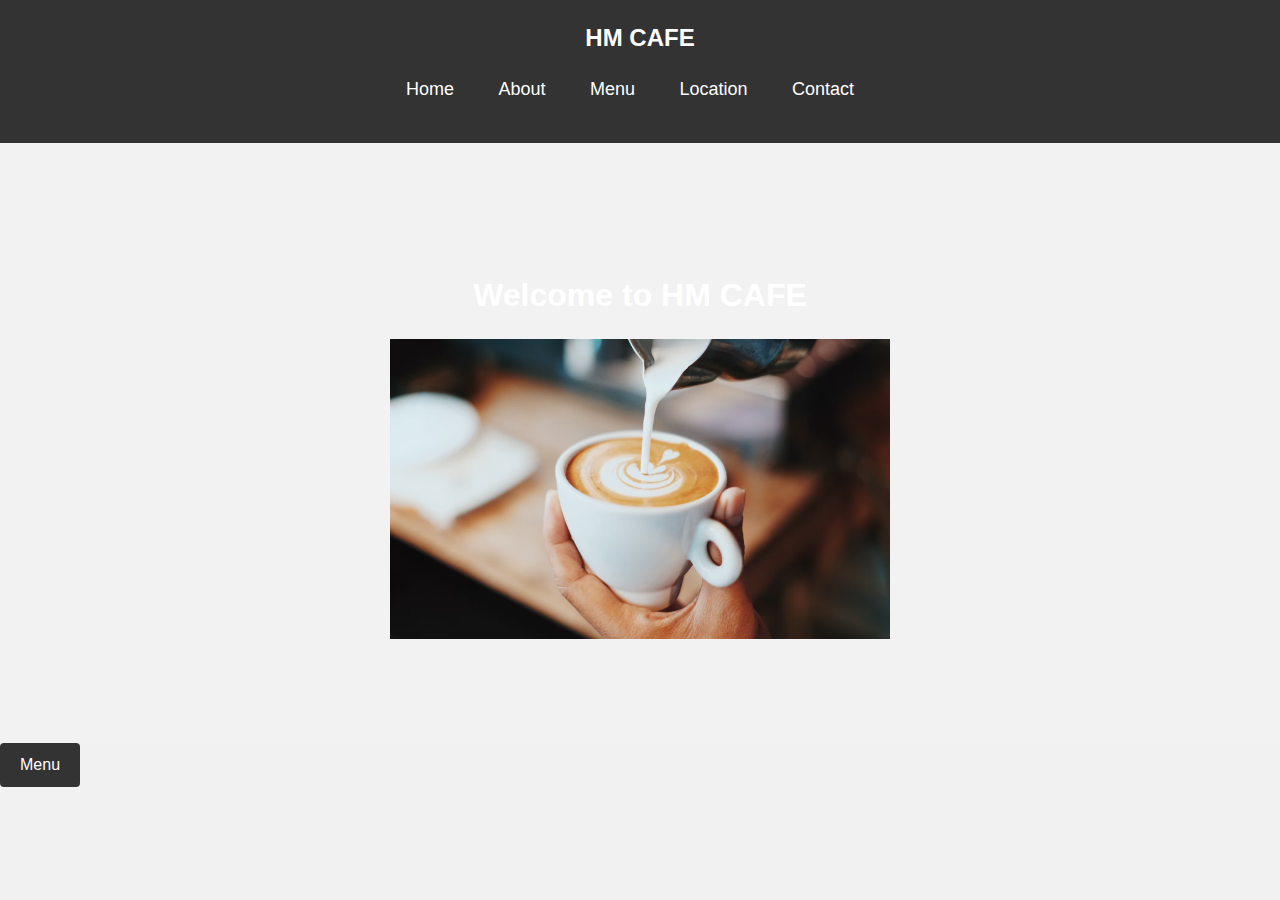
<file: index.html>
<!DOCTYPE html>
<html><head><meta http-equiv="Content-Type" content="text/html; charset=UTF-8">
  
  <title>HM CAFE</title>
  <link rel="stylesheet" href="styles.css">
</head>
<body>
  <header>
    <h1>HM CAFE</h1>
    <nav>
      <ul>
        <li><a href="index.html">Home</a></li>
        <li><a href="about.html">About</a></li>
        <li><a href="menu.html">Menu</a></li>
        <li><a href="location.html">Location</a></li>
        <li><a href="contact.html">Contact</a></li>
      </ul>
    </nav>
  </header>

 <section id="hero">
  <div class="hero-content">
    <h2>Welcome to HM CAFE</h2>
	 <div class="image-container">
  <img src="photo-1541167760496-1628856ab772.avif" width="500px" height="300px" alt="Cafe Image">
</div>
    </div>
  </div>
</section>
      <a href class="btn">Menu</a>
    </div>
  </section>


<!-- Code injected by live-server -->
<script>
	// <![CDATA[  <-- For SVG support
	if ('WebSocket' in window) {
		(function () {
			function refreshCSS() {
				var sheets = [].slice.call(document.getElementsByTagName("link"));
				var head = document.getElementsByTagName("head")[0];
				for (var i = 0; i < sheets.length; ++i) {
					var elem = sheets[i];
					var parent = elem.parentElement || head;
					parent.removeChild(elem);
					var rel = elem.rel;
					if (elem.href && typeof rel != "string" || rel.length == 0 || rel.toLowerCase() == "stylesheet") {
						var url = elem.href.replace(/(&|\?)_cacheOverride=\d+/, '');
						elem.href = url + (url.indexOf('?') >= 0 ? '&' : '?') + '_cacheOverride=' + (new Date().valueOf());
					}
					parent.appendChild(elem);
				}
			}
			var protocol = window.location.protocol === 'http:' ? 'ws://' : 'wss://';
			var address = protocol + window.location.host + window.location.pathname + '/ws';
			var socket = new WebSocket(address);
			socket.onmessage = function (msg) {
				if (msg.data == 'reload') window.location.reload();
				else if (msg.data == 'refreshcss') refreshCSS();
			};
			if (sessionStorage && !sessionStorage.getItem('IsThisFirstTime_Log_From_LiveServer')) {
				console.log('Live reload enabled.');
				sessionStorage.setItem('IsThisFirstTime_Log_From_LiveServer', true);
			}
		})();
	}
	else {
		console.error('Upgrade your browser. This Browser is NOT supported WebSocket for Live-Reloading.');
	}
	// ]]>
</script>

</body></html>
</file>
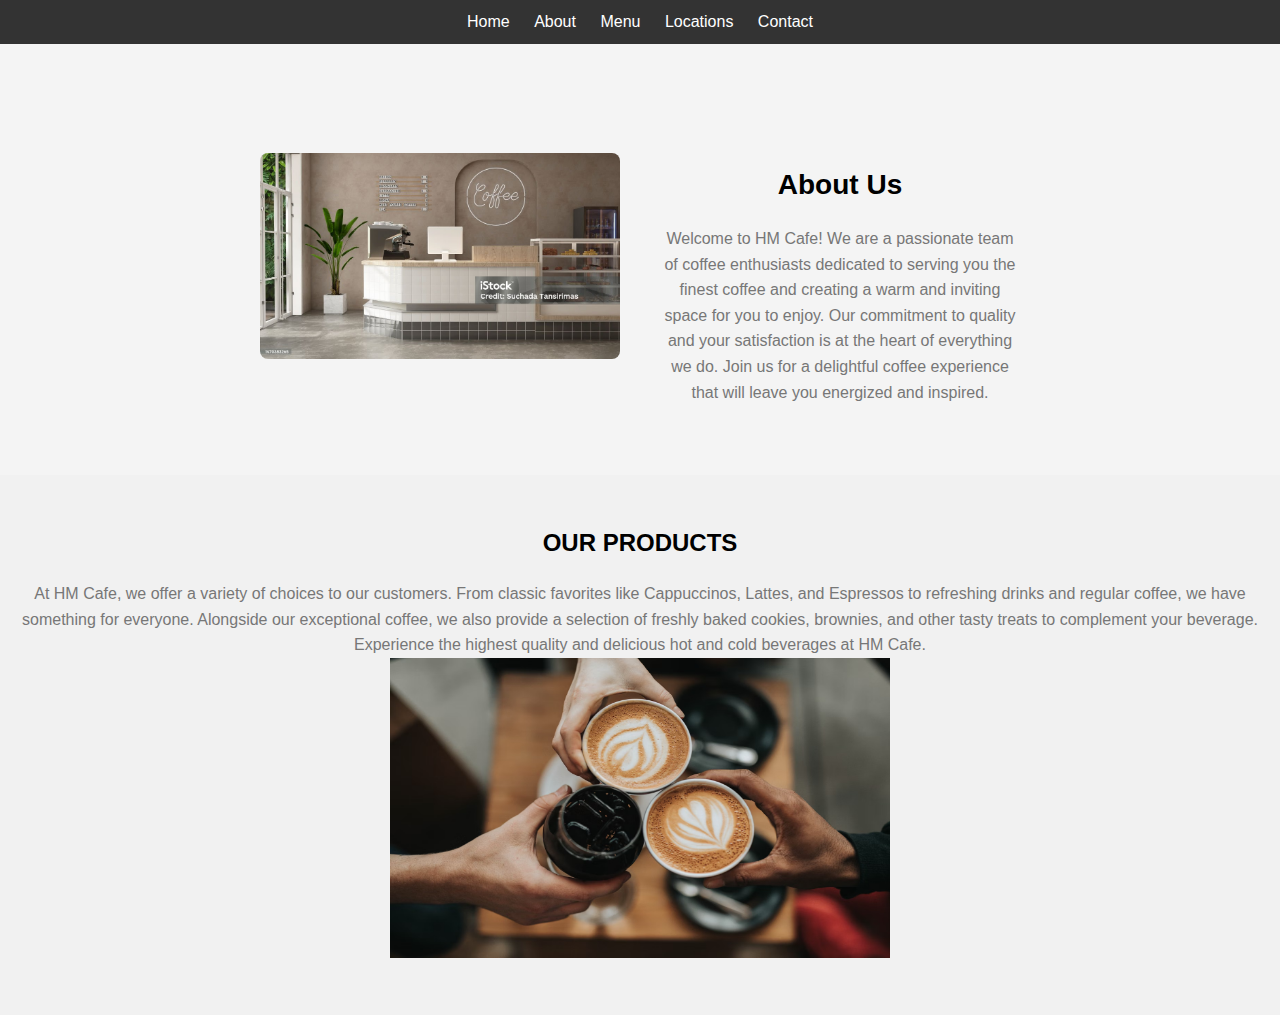
<file: about.html>
<!DOCTYPE html>
<html>
<head>
  <meta charset="UTF-8">
  <title>HM CAFE - About Us</title>
  <link rel="stylesheet" href="styles.css">
</head>
<body>
  <nav>
    <a href="index.html">Home</a>
    <a href="about.html">About</a>
    <a href="menu.html">Menu</a>
    <a href="location.html">Locations</a>
    <a href="contact.html">Contact</a>
  </nav>
  
  <section id="about">
    <div class="about-content">
      <div class="about-image">
        <img src="istockphoto-1470383265-1024x1024.jpg" alt="HM Cafe Interior">
      </div>
      <div class="about-text">
        <h2>About Us</h2>
        <p>
          Welcome to HM Cafe! We are a passionate team of coffee enthusiasts dedicated to serving you the finest coffee and creating a warm and inviting space for you to enjoy. Our commitment to quality and your satisfaction is at the heart of everything we do. Join us for a delightful coffee experience that will leave you energized and inspired.
        </p>
      </div>
    </div>
  </section>
  
  <section id="our-products">
    <h3>OUR PRODUCTS</h3>
    <p>
      At HM Cafe, we offer a variety of choices to our customers. From classic favorites like Cappuccinos, Lattes, and Espressos to refreshing drinks and regular coffee, we have something for everyone. Alongside our exceptional coffee, we also provide a selection of freshly baked cookies, brownies, and other tasty treats to complement your beverage. Experience the highest quality and delicious hot and cold beverages at HM Cafe.
    </p>
    <div class="image-container">
      <div class="image-container">
  <img src="photo-1495474472287-4d71bcdd2085.avif" width="500px" height="300px" alt="Cafe Image">
</div>
    </div>
  </section>
  
</body>
</html>
</file>
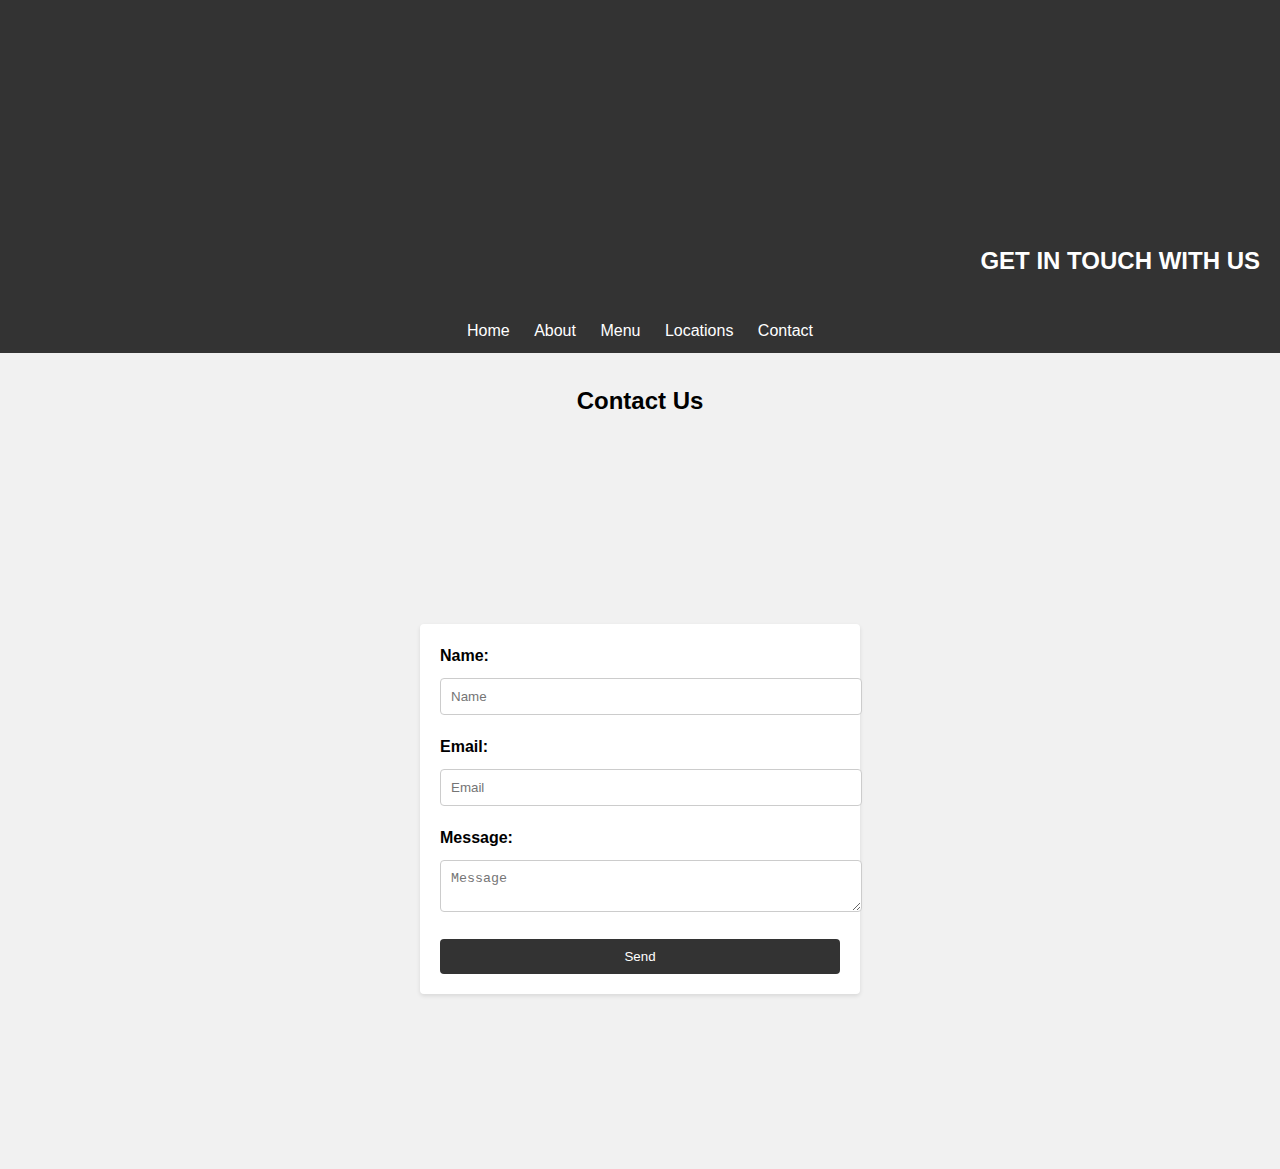
<file: contact.html>
<!DOCTYPE html>
<html>
<head>
  <meta charset="UTF-8">
  <title>HM CAFE - Contact Us</title>
  <meta name="viewport" content="width=device-width, initial-scale=1.0">
  <link rel="stylesheet" href="styles.css">
</head>
<body>
  <div class="header">
    <div class="contact-info">
      <p>HM CAFE BAHRAIN - HEADQUARTER</p>
      <p>Shop No 3, Building 3353, Rd No 4655, Block 346</p>
      <p>Watergarden city، Seef</p>
      <p>+973 17292666</p>
      <p>Info@HMbahrain.com</p>
      <p>HOURS</p>
      <p>Saturday - Thursday: 09:00am - 06:00pm</p>
    </div>
    <h1>GET IN TOUCH WITH US</h1>
  </div>

  <nav>
    <a href="index.html">Home</a>
    <a href="about.html">About</a>
    <a href="menu.html">Menu</a>
    <a href="location.html">Locations</a>
    <a href="contact.html">Contact</a>
  </nav>

  <h2>Contact Us</h2>
  <div class="contact-container">
    <form id="contact-form">
      <div class="form-group">
        <label for="name">Name:</label>
        <input type="text" id="name" placeholder="Name" required>
      </div>

      <div class="form-group">
        <label for="email">Email:</label>
        <input type="email" id="email" placeholder="Email" required>
      </div>

      <div class="form-group">
        <label for="message">Message:</label>
        <textarea id="message" placeholder="Message" required></textarea>
      </div>

      <button type="submit" id="submit-button">Send</button>
    </form>
  </div>
</body>
</html>
</file>
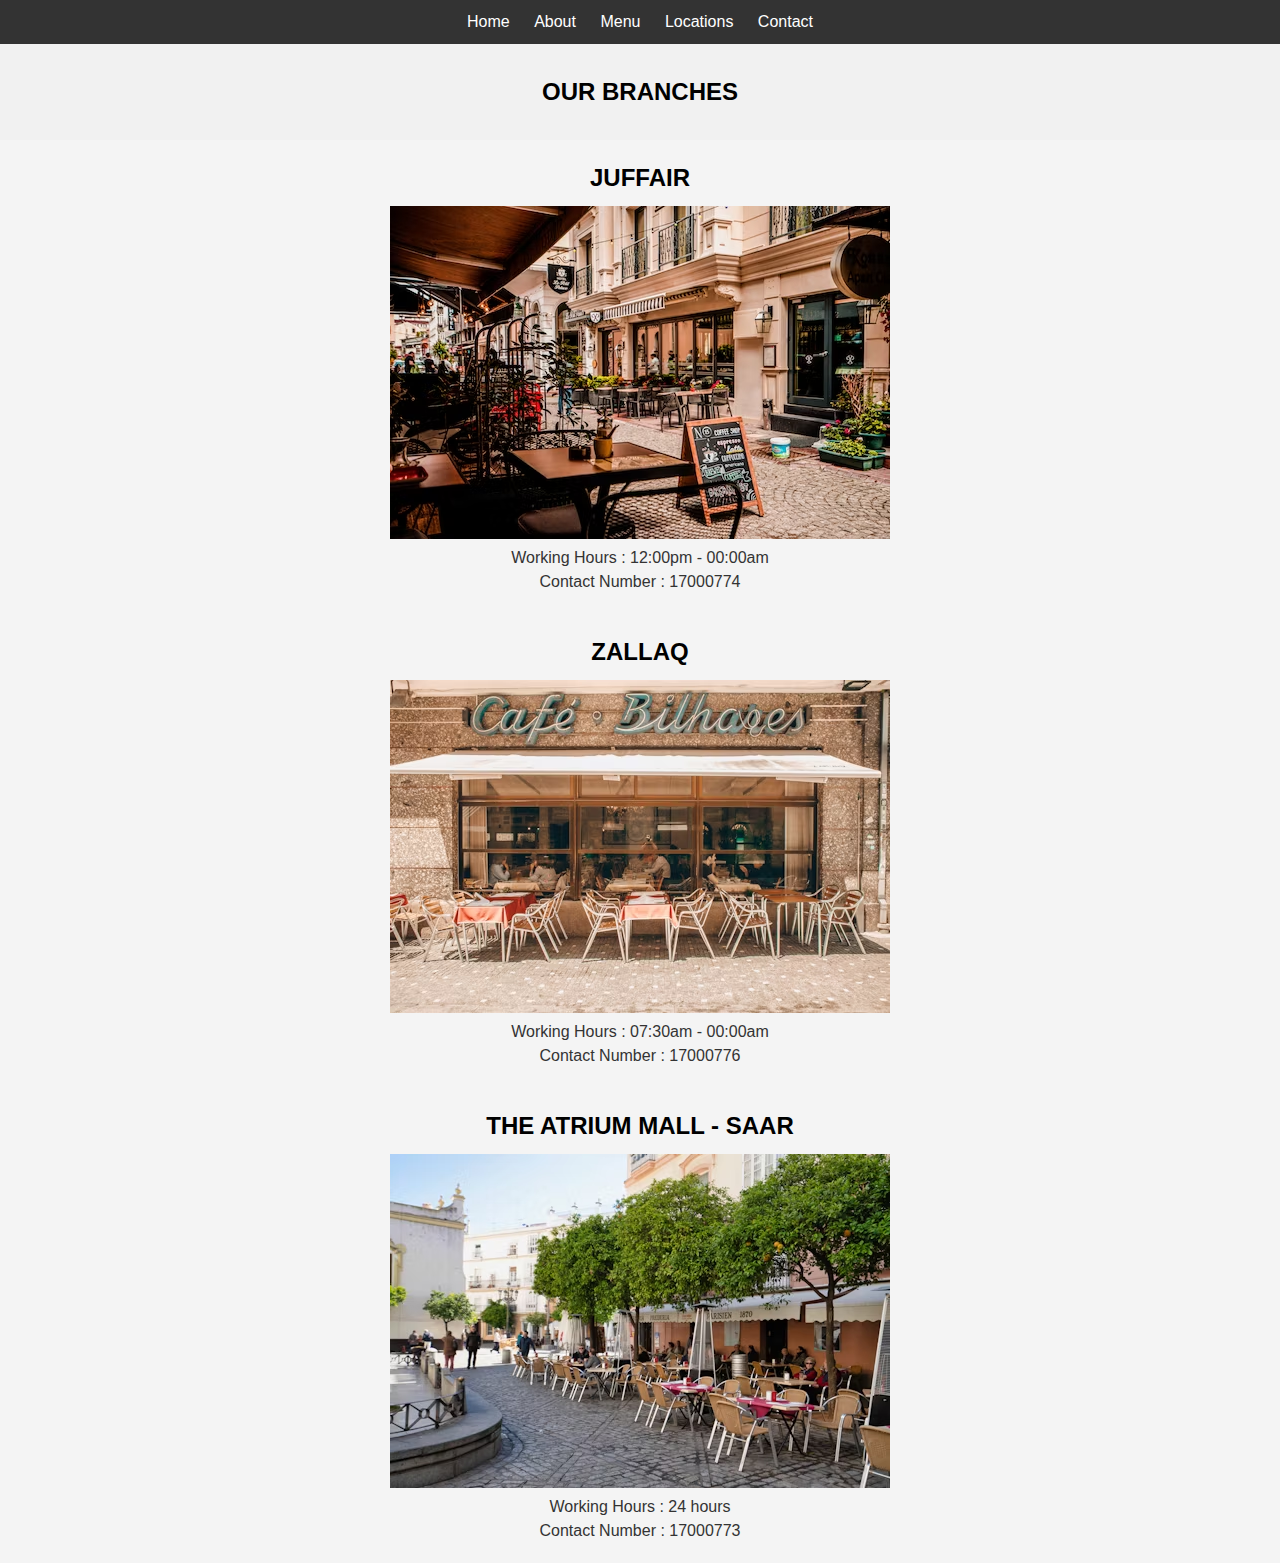
<file: location.html>
<!DOCTYPE html>
<html>
<head>
  <title>HM CAFE</title>
  <link rel="stylesheet" href="styles.css">
</head>
<body>
  <nav>
    <a href="index.html">Home</a>
    <a href="about.html">About</a>
    <a href="menu.html">Menu</a>
    <a href="Location.html">Locations</a>
    <a href="contact.html">Contact</a>
  </nav>

  <h2>OUR BRANCHES </h2>

  <div class="location-container">
    <div class="location">
      <h3>JUFFAIR</h3>
      <img src="photo-1559925393-8be0ec4767c8.avif">
      <p>Working Hours : 12:00pm - 00:00am</p>
      <p>Contact Number : 17000774</p>
    </div>

    <div class="location">
      <h3>ZALLAQ</h3>
      <img src="photo-1591261730799-ee4e6c2d16d7.avif">
      <p>Working Hours : 07:30am - 00:00am </p>
      <p>Contact Number : 17000776</p>
    </div>

    <div class="location">
      <h3>THE ATRIUM MALL - SAAR</h3>
      <img src="photo-1611680343249-f2a4e503c54d.avif">
      <p>Working Hours : 24 hours </p>
      <p>Contact Number : 17000773</p>
    </div>
  </div>
</body>
</html>
</file>
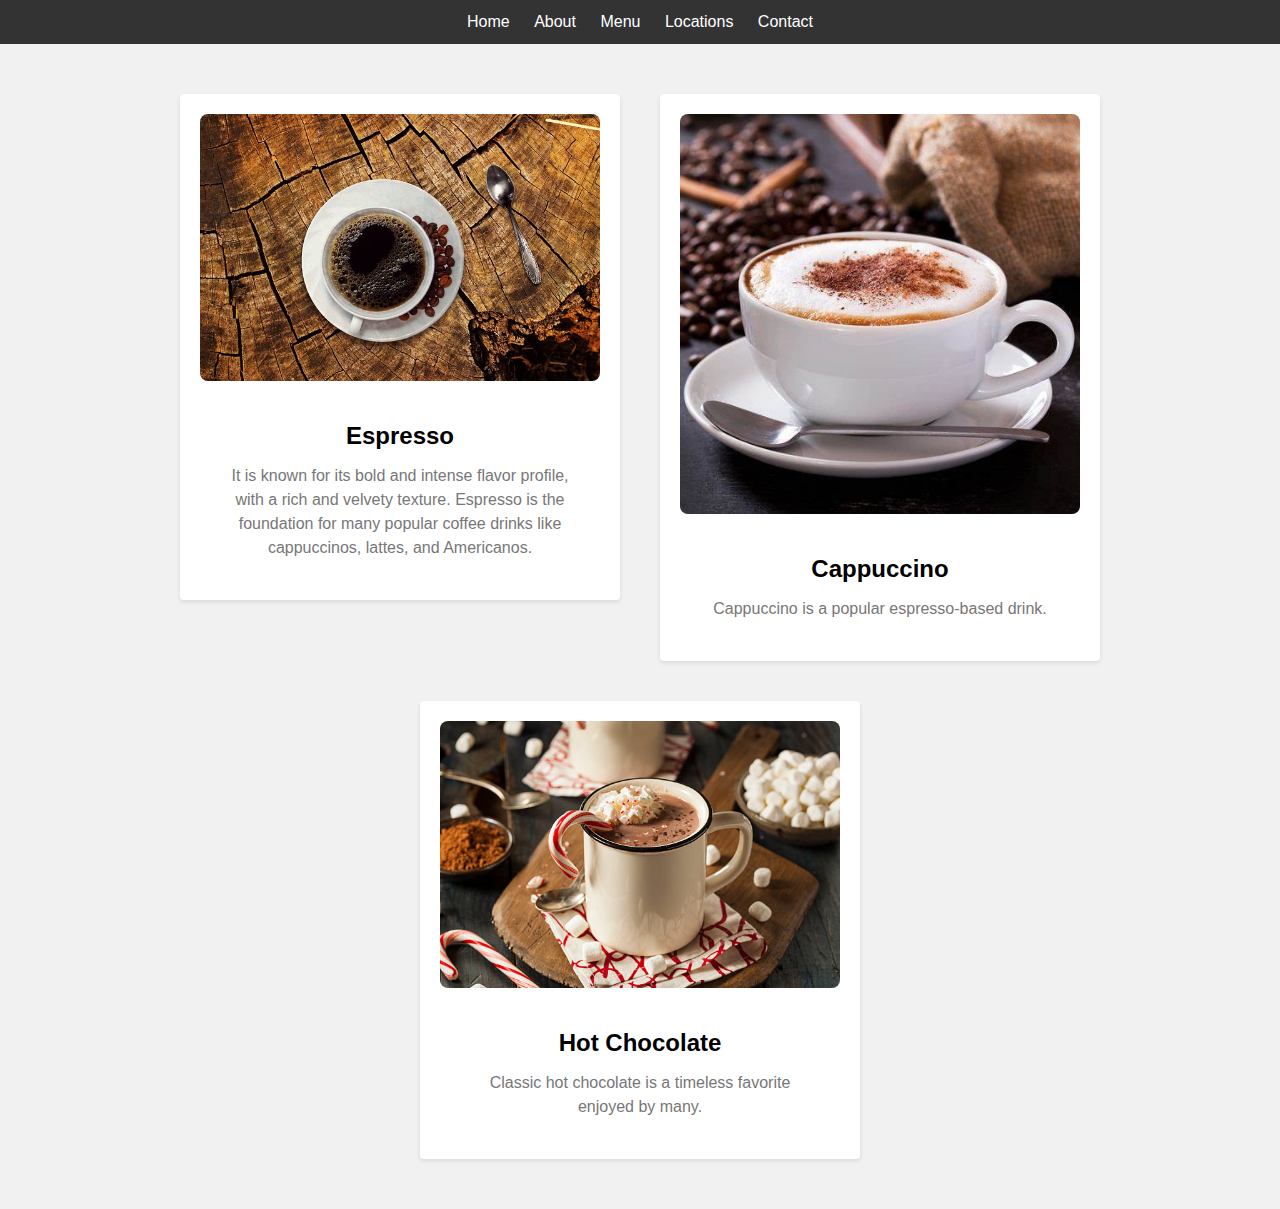
<file: menu.html>
<!DOCTYPE html>
<html>
<head>
  <meta charset="UTF-8">
  <title>HM CAFE - Menu</title>
  <link rel="stylesheet" href="styles.css">
</head>
<body>
  <nav>
    <a href="index.html">Home</a>
    <a href="about.html">About</a>
    <a href="menu.html">Menu</a>
    <a href="location.html">Locations</a>
    <a href="contact.html">Contact</a>
  </nav>
  
  <section class="menu">
    <div class="menu-item">
      <img src="coffee-2714970_640.jpg" alt="Espresso">
      <div class="item-details">
        <h3>Espresso</h3>
        <p>It is known for its bold and intense flavor profile, with a rich and velvety texture. 
        Espresso is the foundation for many popular coffee drinks like cappuccinos, lattes, and Americanos.</p>
      </div>
    </div>
    
    <div class="menu-item">
      <img src="OIP.jpg" alt="Cappuccino">
      <div class="item-details">
        <h3>Cappuccino</h3>
        <p>Cappuccino is a popular espresso-based drink.</p>
      </div>
    </div>
    
    <div class="menu-item">
      <img src="istockphoto-524265513-612x612.jpg" alt="Hot Chocolate">
      <div class="item-details">
        <h3>Hot Chocolate</h3>
        <p>Classic hot chocolate is a timeless favorite enjoyed by many.</p>
      </div>
    </div>
  </section>
</body>
</html>
</file>
<file: styles.css>
/* Base styles */
body {
  font-family: Arial, sans-serif;
  margin: 0;
  padding: 0;
}

/* Header styles */
header {
  background-color: #333;
  color: #fff;
  padding: 20px;
  text-align: center;
}

nav ul {
  list-style: none;
  margin: 0;
  padding: 0;
}

nav ul li {
  display: inline;
  margin-right: 20px;
}

nav ul li a {
  color: #fff;
  text-decoration: none;
  font-size: 18px;
}

/* Hero section styles */
#hero {
  background-color: #000; 
  height: 500px;
  display: flex;
  align-items: center;
  justify-content: center;
  color: #fff; 
}

.hero-content {
  text-align: center;
}

.hero-content h1 {
  font-size: 48px;
  margin-bottom: 10px;
}

.hero-content p {
  font-size: 24px;
  margin-bottom: 20px;
}

.btn {
  display: inline-block;
  background-color: #333;
  color: #fff;
  padding: 10px 20px;
  text-decoration: none;
  border-radius: 4px;
  transition: background-color 0.3s ease;
}

.btn:hover {
  background-color: #555;
}

/* About section styles */
#about {
  background-color: #f4f4f4;
  padding: 50px;
  text-align: center;
}

.about-content {
  max-width: 800px;
  margin: 0 auto;
}

.about-content h2 {
  font-size: 36px;
  margin-bottom: 20px;
}

.about-content p {
  font-size: 18px;
}

/* Menu section styles */
#menu {
  padding: 50px;
  text-align: center;
}

.menu-items {
  max-width: 1000px;
  margin: 0 auto;
  display: grid;
  grid-template-columns: repeat(auto-fit, minmax(300px, 1fr));
  grid-gap: 20px;
}

.item {
  background-color: #f4f4f4;
  padding: 20px;
  text-align: center;
}

.item img {
  width: 200px;
  height: 200px;
  object-fit: cover;
  border-radius: 50%;
  margin-bottom: 10px;
}

.item h3 {
  font-size: 24px;
  margin-bottom: 10px;
}

.item p {
  font-size: 16px;
}

/* Locations section styles */
#locations {
  padding: 50px;
  text-align: center;
}

.location-list {
  max-width: 800px;
  margin: 0 auto;
  display: grid;
  grid-template-columns: repeat(auto-fit, minmax(300px, 1fr));
  grid-gap: 20px;
}

.location {
  background-color: #f4f4f4;
  padding: 20px;
  text-align: center;
}

.location h3 {
  font-size: 24px;
  margin-bottom: 10px;
}

.location p {
  font-size: 16px;
}

/* Contact section styles */
#contact {
  background-color: #333;
  color: #fff;
  padding: 50px;
  text-align: center;
}

#contact h2 {
  font-size: 36px;
  margin-bottom: 20px;
}

#contact form input[type="text"],
#contact form input[type="email"],
#contact form textarea {
  padding: 10px;
  width: 200px;
  margin-right: 10px;
}

#contact form button[type="submit"] {
  padding: 10px 20px;
  background-color: #555;
  color: #fff;
  border: none;
  border-radius: 4px;
  cursor: pointer;
}

#contact form button[type="submit"]:hover {
  background-color: #777;
}
/* Menu section styles */
#menu {
  padding: 50px;
  text-align: center;
}

.menu-items {
  display: grid;
  grid-template-columns: repeat(auto-fit, minmax(300px, 1fr));
  grid-gap: 20px;
  justify-items: center;
}

.item {
  background-color: #f4f4f4;
  padding: 20px;
  text-align: center;
  border-radius: 8px;
  box-shadow: 0 2px 4px rgba(0, 0, 0, 0.1);
}

.item img {
  width: 200px;
  height: 200px;
  object-fit: cover;
  border-radius: 50%;
  margin-bottom: 10px;
}

.item h3 {
  font-size: 24px;
  margin-bottom: 10px;
}

.item p {
  font-size: 16px;
  color: #777;
}

.item .price {
  font-size: 18px;
  font-weight: bold;
  margin-bottom: 10px;
}

.item .description {
  margin-bottom: 20px;
}

.item .btn {
  display: inline-block;
  background-color: #333;
  color: #fff;
  padding: 10px 20px;
  text-decoration: none;
  border-radius: 4px;
  transition: background-color 0.3s ease;
}

.item .btn:hover {
  background-color: #555;
}
/* Global styles */
body {
  font-family: Arial, sans-serif;
  margin: 0;
  padding: 0;
}

/* Navigation styles */
nav {
  background-color: #333;
  padding: 10px;
  text-align: center;
}

nav a {
  color: #fff;
  text-decoration: none;
  margin: 0 10px;
}

/* Menu section styles */
.menu {
  display: flex;
  flex-wrap: wrap;
  justify-content: center;
  align-items: center;
  padding: 20px;
}

.menu-item {
  width: 400px;
  background-color: #f4f4f4;
  padding: 20px;
  margin: 20px;
  border-radius: 8px;
  box-shadow: 0 2px 4px rgba(0, 0, 0, 0.1);
  text-align: center;
}

.menu-item img {
  width: 100%;
  height: auto;
  border-radius: 8px;
  margin-bottom: 10px;
}

.menu-item h3 {
  font-size: 24px;
  margin-bottom: 10px;
}

.menu-item p {
  font-size: 16px;
  color: #777;
}
/* Global styles */
body {
  font-family: Arial, sans-serif;
  margin: 0;
  padding: 0;
}

/* Navigation styles */
nav {
  background-color: #333;
  padding: 10px;
  text-align: center;
}

nav a {
  color: #fff;
  text-decoration: none;
  margin: 0 10px;
}

/* About section styles */
#about {
  padding: 50px 0;
  text-align: center;
}

.about-content {
  display: flex;
  justify-content: center;
  align-items: center;
}

.about-image {
  flex: 1;
  padding: 20px;
}

.about-image img {
  width: 100%;
  max-width: 500px;
  border-radius: 8px;
}

.about-text {
  flex: 1;
  padding: 20px;
}

.about-text h2 {
  font-size: 28px;
  margin-bottom: 20px;
}

.about-text p {
  font-size: 16px;
  line-height: 1.6;
  color: #777;
}

/* Our products section styles */
#our-products {
  padding: 50px 0;
  text-align: center;
}

#our-products h3 {
  font-size: 24px;
  margin-bottom: 20px;
}

#our-products p {
  font-size: 16px;
  line-height: 1.6;
  color: #777;
}

.video-container {
  max-width: 800px;
  margin: 0 auto;
}

.video-container video {
  width: 100%;
  max-height: 500px;
  border-radius: 8px;
}
/* Global styles */
body {
  font-family: Arial, sans-serif;
  margin: 0;
  padding: 0;
}

/* Header styles */
header {
  background-color: #333;
  color: #fff;
  padding: 20px;
  text-align: center;
}

header h1 {
  margin: 0;
}

nav ul {
  list-style: none;
  padding: 0;
  margin: 10px 0;
}

nav ul li {
  display: inline;
}

nav ul li a {
  color: #fff;
  text-decoration: none;
  margin: 0 10px;
}

/* Hero section styles */
#hero {
  background-color: #f2f2f2;
  padding: 50px 0;
  text-align: center;
}

.hero-content {
  max-width: 800px;
  margin: 0 auto;
}

.hero-content h2 {
  font-size: 32px;
  margin-bottom: 20px;
}

.video-container {
  position: relative;
  width: 100%;
  max-height: 500px;
  overflow: hidden;
}

.video-container video {
  width: 100%;
  height: auto;
}

.button {
  display: inline-block;
  padding: 10px 20px;
  font-size: 16px;
  text-decoration: none;
  background-color: #333;
  color: #fff;
  border-radius: 4px;
}
/* Reset default margin and padding */
body, h1, h2, h3, p, ul, li {
  margin: 0;
  padding: 0;
}

/* Global styles */
body {
  font-family: Arial, sans-serif;
  line-height: 1.5;
  background-color: #f1f1f1;
}

nav {
  background-color: #333;
  padding: 10px;
}

nav a {
  color: #fff;
  text-decoration: none;
  margin-right: 10px;
}

section {
  padding: 30px;
}

.about-image img {
  width: 100%;
  height: auto;
}

.about-text {
  margin-top: 20px;
}

h2 {
  font-size: 24px;
  margin-bottom: 10px;
}

h3 {
  font-size: 20px;
  margin-bottom: 10px;
}

.video-container {
  margin-top: 20px;
}

/* Media queries for responsiveness */
@media (max-width: 768px) {
  h2 {
    font-size: 20px;
  }
  
  h3 {
    font-size: 18px;
  }
  
  .about-content {
    flex-direction: column;
  }
  
  .about-image {
    margin-bottom: 20px;
  }
}

@media (max-width: 480px) {
  section {
    padding: 20px;
  }
  
  h2 {
    font-size: 18px;
  }
  
  h3 {
    font-size: 16px;
  }
}
/* Reset default margin and padding */
body, h1, h2, h3, p, ul, li {
  margin: 0;
  padding: 0;
}

/* Global styles */
body {
  font-family: Arial, sans-serif;
  line-height: 1.5;
  background-color: #f1f1f1;
}

nav {
  background-color: #333;
  padding: 10px;
}

nav a {
  color: #fff;
  text-decoration: none;
  margin-right: 10px;
}

section.menu {
  padding: 30px;
  display: flex;
  justify-content: center;
  align-items: flex-start;
  flex-wrap: wrap;
}

.menu-item {
  width: 400px;
  margin: 20px;
  background-color: #fff;
  border-radius: 4px;
  box-shadow: 0 2px 4px rgba(0, 0, 0, 0.1);
  overflow: hidden;
}

.menu-item img {
  width: 100%;
  height: auto;
}

.item-details {
  padding: 20px;
}

h3 {
  font-size: 20px;
  margin-bottom: 10px;
}

p {
  font-size: 16px;
  color: #333;
}

/* Media queries for responsiveness */
@media (max-width: 768px) {
  .menu-item {
    width: 100%;
    margin: 20px 0;
  }
}
/* Reset default margin and padding */
body, h1, h2, h3, p, ul, li, form {
  margin: 0;
  padding: 0;
}

/* Global styles */
body {
  font-family: Arial, sans-serif;
  line-height: 1.5;
  background-color: #f1f1f1;
}

nav {
  background-color: #333;
  padding: 10px;
}

nav a {
  color: #fff;
  text-decoration: none;
  margin-right: 10px;
}

h2 {
  text-align: center;
  margin: 30px 0;
}

.contact-container {
  display: flex;
  justify-content: center;
  align-items: center;
  height: 80vh;
}

#contact-form {
  width: 400px;
  background-color: #fff;
  border-radius: 4px;
  box-shadow: 0 2px 4px rgba(0, 0, 0, 0.1);
  padding: 20px;
}

#contact-form .form-group {
  margin-bottom: 20px;
}

#contact-form label {
  display: block;
  margin-bottom: 5px;
  font-weight: bold;
}

#contact-form input,
#contact-form textarea {
  width: 100%;
  padding: 10px;
  margin-top: 5px;
  border: 1px solid #ccc;
  border-radius: 4px;
}

#contact-form button {
  display: block;
  width: 100%;
  padding: 10px;
  background-color: #333;
  color: #fff;
  border: none;
  border-radius: 4px;
  cursor: pointer;
}
/* Reset default margin and padding */
body, h1, h2, h3, p, ul, li, form {
  margin: 0;
  padding: 0;
}

/* Global styles */
body {
  font-family: Arial, sans-serif;
  line-height: 1.5;
  background-color: #f1f1f1;
}

nav {
  background-color: #333;
  padding: 10px;
}

nav a {
  color: #fff;
  text-decoration: none;
  margin-right: 10px;
}

.header {
  background-color: #333;
  color: #fff;
  padding: 20px;
  text-align: right;
}

.contact-info {
  text-align: right;
  margin-bottom: 20px;
}

.contact-info p {
  margin: 5px 0;
}

h1 {
  font-size: 24px;
  margin-bottom: 10px;
}

h2 {
  text-align: center;
  margin: 30px 0;
}

.contact-container {
  display: flex;
  justify-content: center;
  align-items: center;
  height: 80vh;
}

#contact-form {
  width: 400px;
  background-color: #fff;
  border-radius: 4px;
  box-shadow: 0 2px 4px rgba(0, 0, 0, 0.1);
  padding: 20px;
}

#contact-form .form-group {
  margin-bottom: 20px;
}

#contact-form label {
  display: block;
  margin-bottom: 5px;
  font-weight: bold;
}

#contact-form input,
#contact-form textarea {
  width: 100%;
  padding: 10px;
  margin-top: 5px;
  border: 1px solid #ccc;
  border-radius: 4px;
}

#contact-form button {
  display: block;
  width: 100%;
  padding: 10px;
  background-color: #333;
  color: #fff;
  border: none;
  border-radius: 4px;
  cursor: pointer;
}
.image-container {
  max-width: 100%;
  height: auto;
}
</file>
